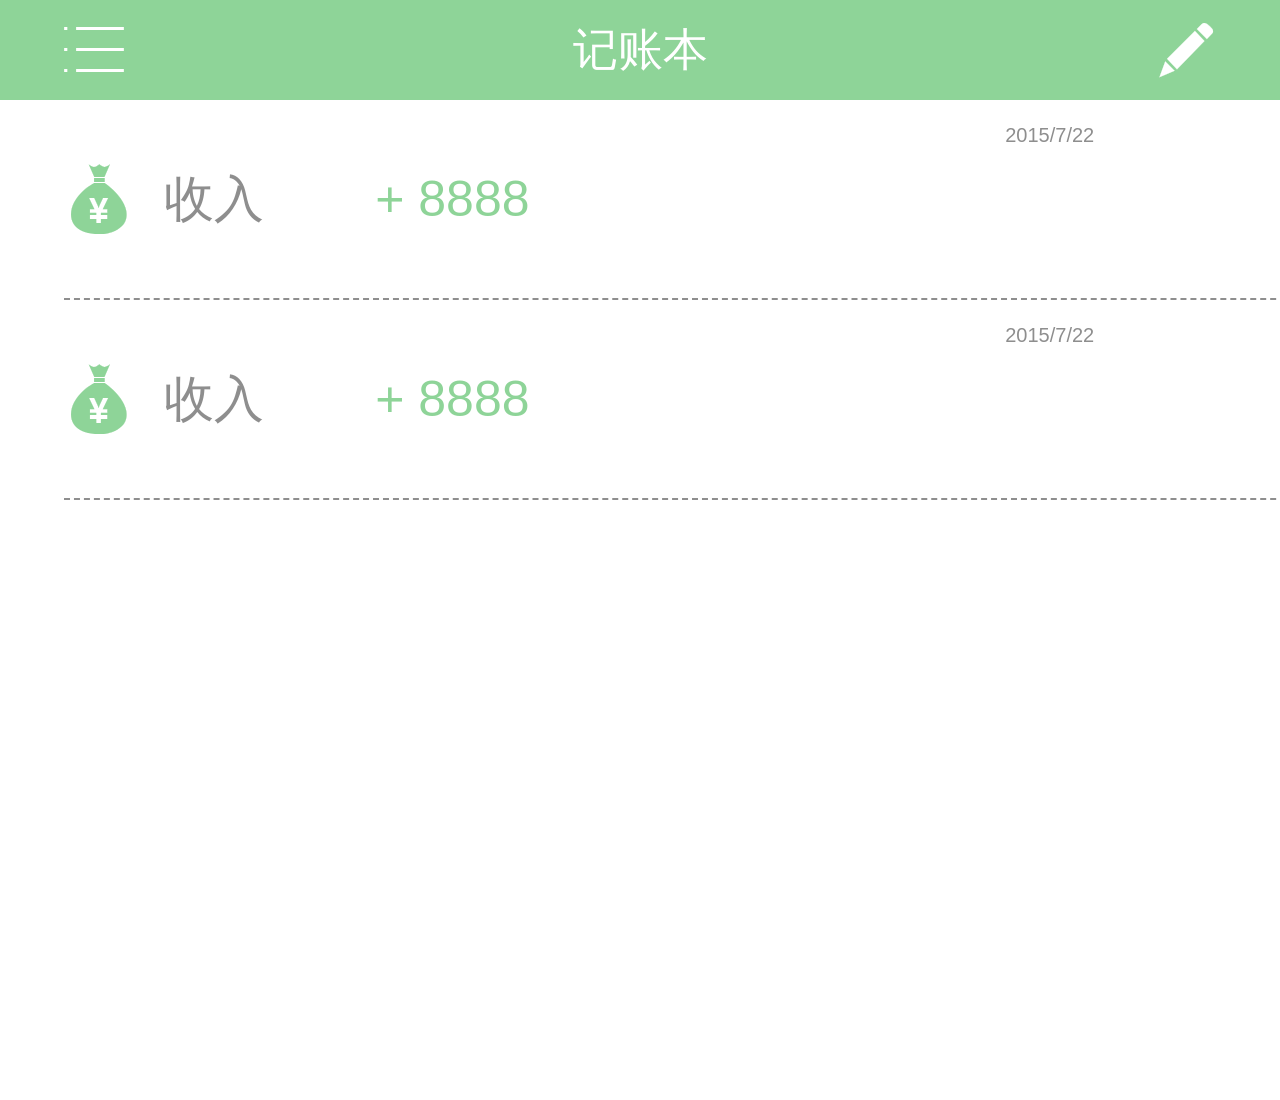
<file: index.html>
<!doctype html>
<html>
<head>
    <meta charset="UTF-8">
    <meta name = "viewport" content = "width = device-width">
    <meta name = "viewport" content = "initial-scale = 1.0">
    <meta name = "viewport" content = "height = device-height">
    <meta name = "viewport" content = "maximum-scale=1.0">
    <meta name = "viewport" content = "user-scalable=no">
    <meta name = "viewport" content = "user-scalable=no">
    <meta content="telephone=no" name="format-detection" />
    <link type="text/css" rel="stylesheet" href="css/main.css">
    <link type="text/css" rel="stylesheet" href="fonts/demo.css">
    <link type="text/css" rel="stylesheet" href="fonts/iconfont.css">
    <title>每日记账</title>
</head>
<body>
<header id="index-header">
    <div class="nav-box">
        <ul class="nav-list">
        <li><a href="#">账目列表</a></li>
        <li><a href="#">账目统计</a></li>
        <li><a href="#">账目图表</a></li>
        </ul>
        <div class="head-nav-left">
            <i class="iconfont">&#xe656;</i>
        </div>
        <div class="head-text">
            <h4>记账本</h4>
        </div>
        <div class="head-wirte">
            <i class="iconfont">&#xe892;</i>
        </div>
    </div>
</header>
<main class="index-main">
    <div id="content">
        <ul>
            <li class="box-con">
                <div class="theBox">
                        <div class="box-icon">
                            <i class="iconfont ">&#xe61f;</i>
                        </div>
                        <div class="box-text">
                            <h4>收入</h4>
                        </div>
                        <div class="box-money">
                            <input value="+ 8888" type="text" disabled="disabled">
                        </div>
                        <div class="box-time">
                            <p>2015/7/22</p>
                        </div>
                        <div class="box-change">
                            <div class="box-change-write">
                                <i class="iconfont">&#xe691;</i>
                            </div>
                            <div class="box-change-del">
                                <i class="iconfont">&#xe675;</i>
                            </div>
                        </div>
                    </div>
            </li>
            <li class="box-con">
                <div class="theBox">
                    <div class="box-icon">
                        <i class="iconfont">&#xe61f;</i>
                    </div>
                    <div class="box-text">
                        <h4>收入</h4>
                    </div>
                    <div class="box-money">
                        <input value="+ 8888" type="text" disabled="disabled">
                    </div>
                    <div class="box-time">
                        <p>2015/7/22</p>
                    </div>
                    <div class="box-change">
                        <div class="box-change-write">
                            <i class="iconfont">&#xe691;</i>
                        </div>
                        <div class="box-change-del">
                            <i class="iconfont">&#xe675;</i>
                        </div>
                    </div>
                </div>
            </li>
        </ul>
    </div>
</main>
<script charset="gb2312"  src="js/main.js"></script>
<script src="jq/jquery-2.1.4.min.js"></script>

<script>

    function addEvent(obj,type,fn){
        if(document.addEventListener){
            obj.addEventListener(type,fn,false)
        }
    }
    function removeEvent(obj,type,fn){
        if(document.removeEventListener){
            obj.removeEventListener(type,fn,false)
        }
    }
    /* 删除节点操作 开始 */
    var del=document.getElementsByClassName("box-change-del");

    var del_thisLi={
        touchStart:function(e){
            e.preventDefault();
            if(this.parentNode.parentNode.parentNode.remove){
                if(confirm("确定要删除吗")){//删除确认
                    this.parentNode.parentNode.parentNode.remove();
                    this.addEventListener('touchend',del_thisLi.touchEnd,false);
                    e.stopPropagation()
                }else{
                    return false
                }
            }
            e.stopPropagation()
        },
        touchEnd:function(e){
            e.preventDefault();
           removeEvent(this,'touchstart',del_thisLi.touchStart)
            e.stopPropagation()
        }
    };
    for(var i=0;i<del.length;i++){
        del[i].addEventListener('touchstart',del_thisLi.touchStart,false)
    }
    /* 删除节点操作 结束 */
</script>
</body>
</html>
</file>
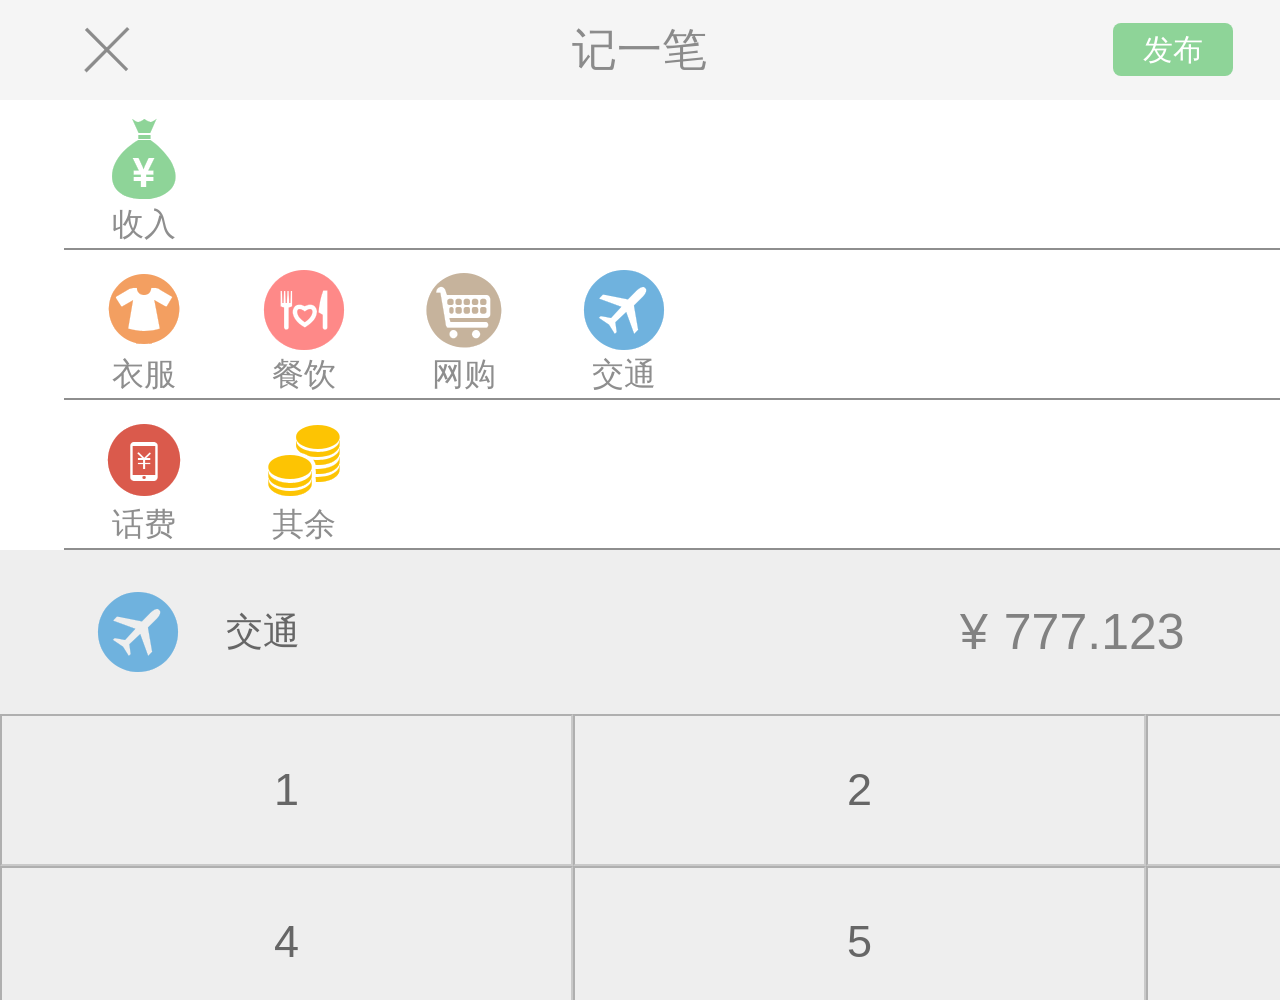
<file: addPage.html>
<!doctype html>
<html>
<head>
    <meta charset="UTF-8">
    <title>记一笔</title>
    <meta name = "viewport" content = "width = device-width">
    <meta name = "viewport" content = "initial-scale = 1.0">
    <meta name = "viewport" content = "height = device-height">
    <meta name = "viewport" content = "maximum-scale=1.0">
    <meta name = "viewport" content = "user-scalable=no">
    <meta name = "viewport" content = "user-scalable=no">
    <meta content="telephone=no" name="format-detection" />
    <link type="text/css" rel="stylesheet" href="css/add.css">
    <link type="text/css" rel="stylesheet" href="fonts/demo.css">
    <link type="text/css" rel="stylesheet" href="fonts/iconfont.css">
</head>
<body>
<header id="add-header">
    <div class="add-left-icon">
        <i class="iconfont">&#xe62e;</i>
    </div>
    <div class="add-text">
        <h4>记一笔</h4>
    </div>
    <div class="add-right-issus">
        <a>发布</a>
    </div>
</header>
<main id="add-main">
    <div class="add-content">
        <ul>
            <li class="add-box">
                <div class="a">
                    <i class="iconfont">&#xe61f;</i>
                    <p>收入</p>
                </div>
            </li>
            <li class="add-box">
                <div class="a">
                    <i class="iconfont" style="color: rgb(243,159,97)">&#xe605;</i>
                    <p>衣服</p>
                </div>
                <div class="a">
                    <i class="iconfont" style="color: rgb(254,137,136)">&#xe66a;</i>
                    <p>餐饮</p>
                </div>
                <div class="a">
                    <i class="iconfont" style="color: rgb(198,179,156)">&#xe608;</i>
                    <p>网购</p>
                </div>
                <div class="a">
                    <i class="iconfont" style="color: rgb(111,178,222)">&#xe88d;</i>
                    <p>交通</p>
                </div>
            </li>
            <li class="add-box">
                <div class="a">
                    <i class="iconfont" style="color: rgb(218,90,76)">&#xe62c;</i>
                    <p>话费</p>
                </div>
                <div class="a">
                    <i class="iconfont" style="color: rgb(253,196,3)">&#xe609;</i>
                    <p>其余</p>
                </div>
            </li>
            </ul>
         </div>
    <div id="counter">
        <div class="show_something">
            <div class="show_icon">
                <i class="iconfont" style="color: rgb(111,178,222)">&#xe88d;</i>
                    <p>交通</p>
            </div>
            <div class="show_money">
                <i>¥</i>
                <p>777.123</p>
            </div>
        </div>
        <div class="the_numbers">
            <div class="every_numbers">
                <input value="1" disabled="disabled" type="text">
                <input value="2" disabled="disabled" type="text">
                <input value="3" disabled="disabled" type="text">
                <input value="←" disabled="disabled" type="text">
            </div>
            <div class="every_numbers">
                <input value="4" disabled="disabled" type="text">
                <input value="5" disabled="disabled" type="text">
                <input value="6" disabled="disabled" type="text">
                <input value="+" disabled="disabled" type="text">
            </div>
            <div class="every_numbers">
                <input value="7" disabled="disabled" type="text">
                <input value="8" disabled="disabled" type="text">
                <input value="9" disabled="disabled" type="text">
                <input value="-" disabled="disabled" type="text">
            </div>
            <div class="every_numbers">
                <input value="C" disabled="disabled" type="text">
                <input value="0" disabled="disabled" type="text">
                <input value="." disabled="disabled" type="text">
                <input value="=" disabled="disabled" type="text">
            </div>
        </div>
    </div>
</main>
<script src="jq/jquery-2.1.4.min.js"></script>
<script>
    var every_icon=document.getElementsByClassName("add-box");
    var counter=document.getElementById("counter");
    var add_left_icon=document.getElementsByClassName("add-left-icon")[0];
    /*跳转回首页 开始*/
    var location_to_index={
        touchStart:function(e){
            e.preventDefault();
            $(this).toggleClass("change-icoColor-backToIndex")
            location.href="index.html"
        }
    };
    add_left_icon.addEventListener("touchstart",location_to_index.touchStart,false);
    /*跳转回首页 结束*/

    /*计算器过渡动画 开始*/
    var sliders={
        touchStart:function(e){
            e.preventDefault();
            $(counter).fadeToggle(500);
        }
    };
    for(var i=0;i<every_icon.length;i++){
        every_icon[i].addEventListener("touchstart",sliders.touchStart,false)
    }
    /*计算器过渡动画 结束*/
</script>
</body>
</html>
</file>
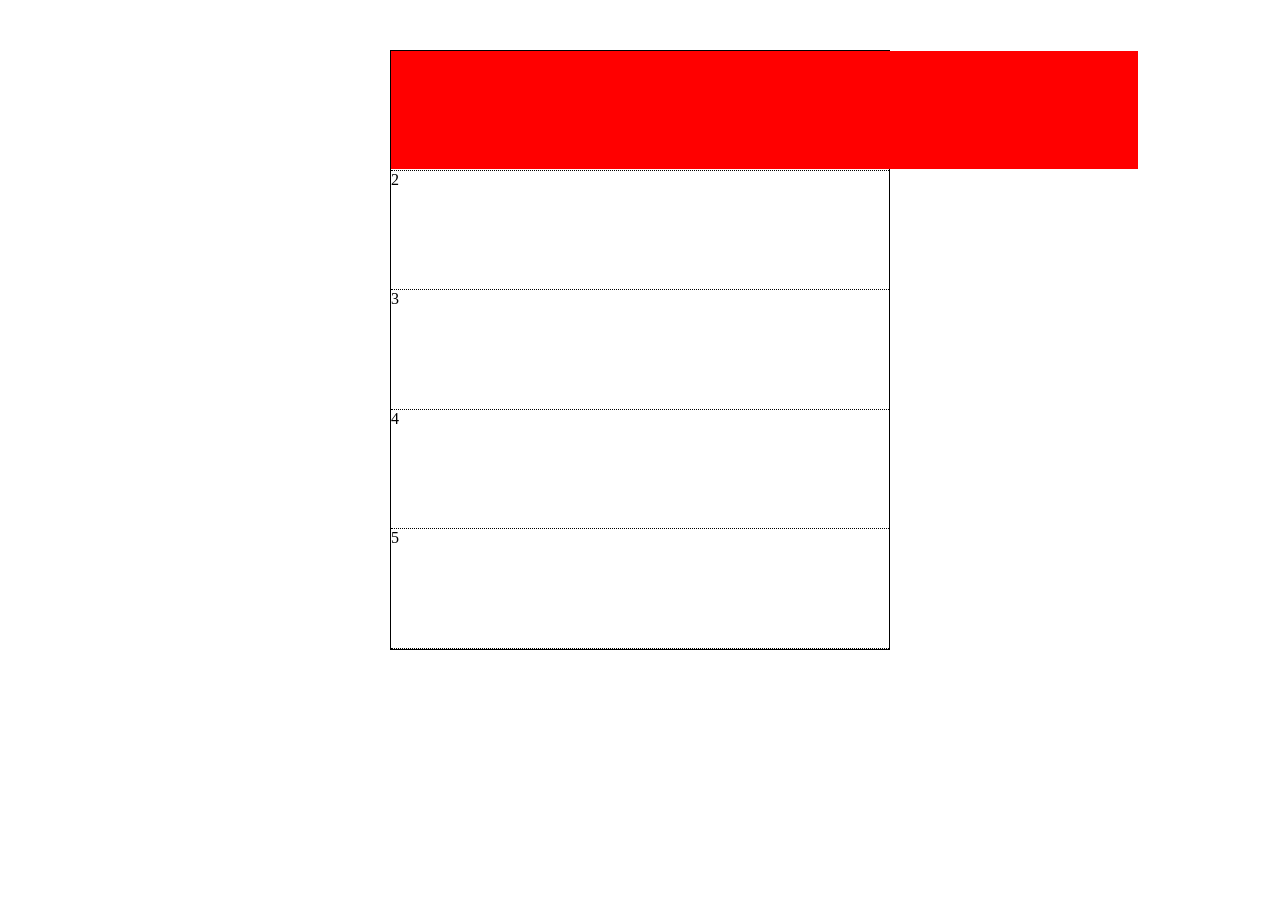
<file: kks.html>
<!doctype html>
<html lang="en">
<head>
    <meta charset="UTF-8">
    <meta name="viewport" content="initial-scale=1,maximum-scale=1,minimum-scale=1,user-scalable=no">
    <title>Document</title>
    <style>
        *{
            padding: 0;
            margin: 0;
        }
        ul,li{
            list-style: none;
        }
        *,*:after,*:before{
            -webkit-box-sizing: border-box;
            -moz-box-sizing: border-box;
            -o-box-sizing: border-box;
            -ms-box-sizing: border-box;
            box-sizing: border-box;
        }
        .out{
            width: 500px;
            margin: 50px auto;
            height: 600px;
            border: 1px solid black;
            /*overflow: hidden;*/
        }
        .inner{
            height: 100%;
        }
        .inner li{
            width: 100%;
            height: 20%;
            border-bottom: 1px dotted black;
            position: relative;
        }
        .a{
            position: absolute;
            height: 118px;
            width: 150%;
            background: red;
            top: 0;
            left: 0;
            /*left: 100%;*/
            /*right: 0;*/
        }
    </style>
    <script>
        window.onload=function(){
            var li=document.querySelectorAll(".inner li");
            var nac=document.getElementsByClassName("a")[0];
            var startX;
            var addEvent = function(obj, type, fn){
                if(document.addEventListener){
                    obj.addEventListener(type, fn, false);
                }
            }
            var removeEvent = function(obj, type, fn){
                if(document.removeEventListener){
                    obj.removeEventListener(type, fn, false);
                }
            }

            var drag={
                start:function(e){
                    if(!e.changedTouches){
                        return
                    }
                     startX= e.changedTouches[0].clientX;
                    addEvent(nac,'touchmove',drag.move);
                },
                move:function(e){
                    var moveX= e.changedTouches[0].clientX;
                    var speed=0;
                    if(moveX < startX){
                        speed--;

                    }else{
                        speed++;
                    }
                    nac.style.left=(nac.offsetLeft) + speed*10 +"px"
                }
            }
            addEvent(document,'touchstart',drag.start)
        }
    </script>
</head>
<body>
<div class="out">
    <ul class="inner">
        <li>
            <p>1</p>
            <div class="a"></div>
        </li>
        <li>2</li>
        <li>3</li>
        <li>4</li>
        <li>5</li>
    </ul>
</div>
<script>
</script>
</body>
</html>
</file>
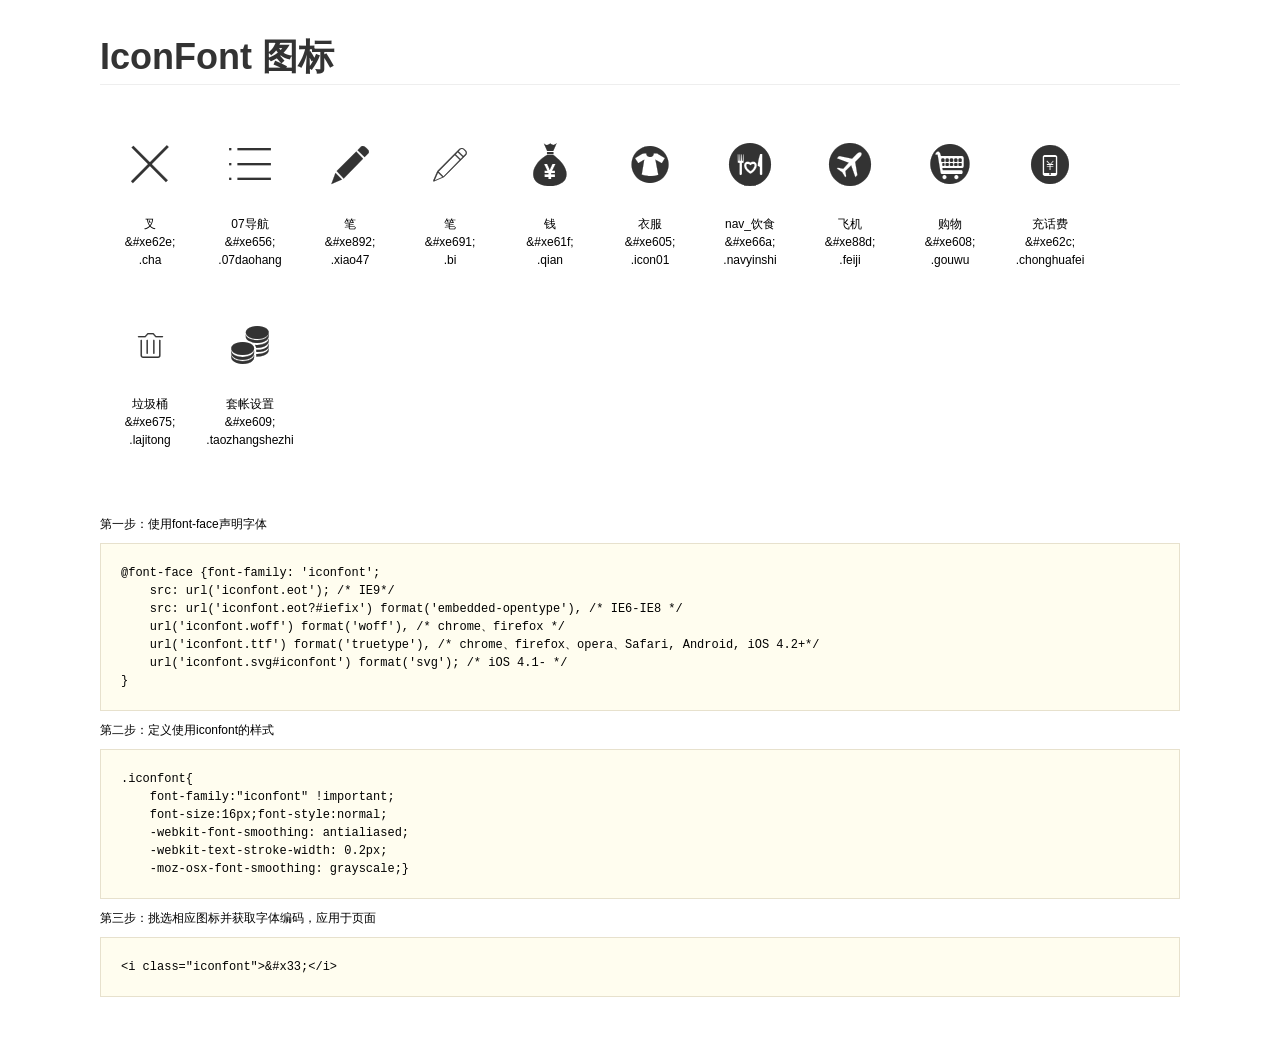
<file: fonts/demo.html>
<!DOCTYPE html>
<html>
<head>
    <meta charset="utf-8"/>
    <title>IconFont</title>
    <link rel="stylesheet" href="demo.css">
    <link rel="stylesheet" href="iconfont.css">
</head>
<body>
    <div class="main">
        <h1>IconFont 图标</h1>
        <ul class="icon_lists clear">
            
                <li>
                <i class="icon iconfont">&#xe62e;</i>
                    <div class="name">叉</div>
                    <div class="code">&amp;#xe62e;</div>
                    <div class="fontclass">.cha</div>
                </li>
            
                <li>
                <i class="icon iconfont">&#xe656;</i>
                    <div class="name">07导航</div>
                    <div class="code">&amp;#xe656;</div>
                    <div class="fontclass">.07daohang</div>
                </li>
            
                <li>
                <i class="icon iconfont">&#xe892;</i>
                    <div class="name">笔</div>
                    <div class="code">&amp;#xe892;</div>
                    <div class="fontclass">.xiao47</div>
                </li>
            
                <li>
                <i class="icon iconfont">&#xe691;</i>
                    <div class="name">笔</div>
                    <div class="code">&amp;#xe691;</div>
                    <div class="fontclass">.bi</div>
                </li>
            
                <li>
                <i class="icon iconfont">&#xe61f;</i>
                    <div class="name">钱</div>
                    <div class="code">&amp;#xe61f;</div>
                    <div class="fontclass">.qian</div>
                </li>
            
                <li>
                <i class="icon iconfont">&#xe605;</i>
                    <div class="name">衣服</div>
                    <div class="code">&amp;#xe605;</div>
                    <div class="fontclass">.icon01</div>
                </li>
            
                <li>
                <i class="icon iconfont">&#xe66a;</i>
                    <div class="name">nav_饮食</div>
                    <div class="code">&amp;#xe66a;</div>
                    <div class="fontclass">.navyinshi</div>
                </li>
            
                <li>
                <i class="icon iconfont">&#xe88d;</i>
                    <div class="name">飞机</div>
                    <div class="code">&amp;#xe88d;</div>
                    <div class="fontclass">.feiji</div>
                </li>
            
                <li>
                <i class="icon iconfont">&#xe608;</i>
                    <div class="name">购物</div>
                    <div class="code">&amp;#xe608;</div>
                    <div class="fontclass">.gouwu</div>
                </li>
            
                <li>
                <i class="icon iconfont">&#xe62c;</i>
                    <div class="name">充话费</div>
                    <div class="code">&amp;#xe62c;</div>
                    <div class="fontclass">.chonghuafei</div>
                </li>
            
                <li>
                <i class="icon iconfont">&#xe675;</i>
                    <div class="name">垃圾桶</div>
                    <div class="code">&amp;#xe675;</div>
                    <div class="fontclass">.lajitong</div>
                </li>
            
                <li>
                <i class="icon iconfont">&#xe609;</i>
                    <div class="name">套帐设置</div>
                    <div class="code">&amp;#xe609;</div>
                    <div class="fontclass">.taozhangshezhi</div>
                </li>
            
        </ul>


        <div class="helps">
            第一步：使用font-face声明字体
            <pre>
@font-face {font-family: 'iconfont';
    src: url('iconfont.eot'); /* IE9*/
    src: url('iconfont.eot?#iefix') format('embedded-opentype'), /* IE6-IE8 */
    url('iconfont.woff') format('woff'), /* chrome、firefox */
    url('iconfont.ttf') format('truetype'), /* chrome、firefox、opera、Safari, Android, iOS 4.2+*/
    url('iconfont.svg#iconfont') format('svg'); /* iOS 4.1- */
}
</pre>
第二步：定义使用iconfont的样式
            <pre>
.iconfont{
    font-family:"iconfont" !important;
    font-size:16px;font-style:normal;
    -webkit-font-smoothing: antialiased;
    -webkit-text-stroke-width: 0.2px;
    -moz-osx-font-smoothing: grayscale;}
</pre>
第三步：挑选相应图标并获取字体编码，应用于页面
<pre>
&lt;i class="iconfont"&gt;&amp;#x33;&lt;/i&gt;
</pre>
        </div>

    </div>
</body>
</html>
</file>
<file: css/main.css>
/* ��ʼ����ʽ ��ʼ*/

*{
    padding: 0;
    margin: 0;
    list-style: none;
}
*,*::after,*::before{
    -webkit-box-sizing: border-box;
    -moz-box-sizing: border-box;
    box-sizing: border-box;
}
html{
    font-size: 62.5%;
}
body{
    font-size: 1.4rem;
    overflow-x: hidden;
}
input{
    border: none;
    background: none;
    outline: none;
}

/* ��ʼ����ʽ ����*/

/* ��ҳ��ʽ ��ʼ*/

/* ͷ�� ��ʼ*/
#index-header{
    background: rgb(142,212,152);
    width: 100%;
    height: 100px;
    position: fixed;
    top: 0;
    left: 0;
    z-index: 888;
}
.head-nav-left,.head-wirte{
    flex-grow: 1;
}
.nav-box{
    position: relative;
    width: 100%;
    height: 100%;
    display: flex;
    text-align: center;
}
.nav-list{
    position: absolute;
    top: 100%;
    width: 100%;
    height: 100px;
    border-top: 1px solid white;
    background: rgba(142,212,152,1);
    display: none;
}
.nav-list >li{
    float: left;
}
.nav-list >li >a{
    display: inline-block;
    line-height: 100px;
    color: white;
    vertical-align: middle;
    text-decoration: none;
    padding: 0 35px;
    font-size: 2.7rem;
}
.head-text{
    flex-grow: 6;
    color: white;
}
.head-text >h4{
    font-size: 4.5rem;
    font-weight: normal;
    font-style: normal;
}
.head-nav-left > i,.head-wirte >i, .head-text >h4{
    line-height: 100px;
}
.head-nav-left >i,.head-wirte >i{
    color: white;
    font-size: 6rem;
}
.change_wirte_color{
    background: #5ab667;
}
/* ͷ�� ����*/

/* ���ݲ��� ��ʼ*/
.index-main{
    width: 100%;
    position: absolute;
    top: 100px;
    overflow-y: scroll;
    -webkit-overflow-scrolling: touch;
}
.index-main #content{
    width: 95%;
    height: 1000px;
    float: right;
}
#content >ul {
    width: 100%;
    height: 100%;
    display: flex;
    flex-direction: column;
    position: relative;
    overflow: hidden;
}
#content >ul >li{
    width: 100%;
    height: 100%;
    max-height: 200px;
    flex-grow: 1;
    display: flex;
    text-align: left;
    position: relative;
    left: 0;
    top: 0;
}
#content >ul >li:nth-child(1){
    border: none;
}
.theBox{
    position: absolute;
    width: 130%;
    height: 100%;
    left: 0;
    top: 0;
    border-bottom: 2px dashed #8e8e8e;
    display: flex;
}
.box-icon{
    min-width: 100px;
    flex-grow: .3;
    margin: auto;
}
.box-text{
    min-width: 100px;
    margin: auto;
}
.box-text >h4{
    font-size: 5rem;
    color: #8e8e8e;
    font-style: normal;
    font-weight: normal;
}
.box-money{
    flex-grow: 2;
    min-width: 200px;
    margin: auto;
}
.box-money >input{
    float: left;
    color:  rgb(142,212,152);
    font-size:5rem;
    padding-left: 15%;
}
.box-time{
    min-width: 300px;
    flex-grow: 4;
}
.box-time >p{
    font-size: 2rem;
    padding-top: 20px;
    color: #8e8e8e;
    text-align: left;
}
.box-change{
    width: 20%;
    position: relative;
    display: flex;
    color: white;
    background:rgb(215,76,61);
}
.box-change-write,.box-change-del{
    text-align: center;
    width: 50%;
    margin: auto;
}
.box-change-write >i,.box-change-del >i{
    font-size: 7rem;
}
.box-icon i{
    color:  rgb(142,212,152);
    font-size: 7rem;
}
/* ���ݲ��� ����*/
</file>
<file: fonts/demo.css>
*{margin: 0;padding: 0;list-style: none;}
/*
KISSY CSS Reset
理念：1. reset 的目的不是清除浏览器的默认样式，这仅是部分工作。清除和重置是紧密不可分的。
2. reset 的目的不是让默认样式在所有浏览器下一致，而是减少默认样式有可能带来的问题。
3. reset 期望提供一套普适通用的基础样式。但没有银弹，推荐根据具体需求，裁剪和修改后再使用。
特色：1. 适应中文；2. 基于最新主流浏览器。
维护：玉伯<lifesinger@gmail.com>, 正淳<ragecarrier@gmail.com>
 */

/** 清除内外边距 **/
body, h1, h2, h3, h4, h5, h6, hr, p, blockquote, /* structural elements 结构元素 */
dl, dt, dd, ul, ol, li, /* list elements 列表元素 */
pre, /* text formatting elements 文本格式元素 */
form, fieldset, legend, button, input, textarea, /* form elements 表单元素 */
th, td /* table elements 表格元素 */ {
  margin: 0;
  padding: 0;
}

/** 设置默认字体 **/
body,
button, input, select, textarea /* for ie */ {
  font: 12px/1.5 tahoma, arial, \5b8b\4f53, sans-serif;
}
h1, h2, h3, h4, h5, h6 { font-size: 100%; }
address, cite, dfn, em, var { font-style: normal; } /* 将斜体扶正 */
code, kbd, pre, samp { font-family: courier new, courier, monospace; } /* 统一等宽字体 */
small { font-size: 12px; } /* 小于 12px 的中文很难阅读，让 small 正常化 */

/** 重置列表元素 **/
ul, ol { list-style: none; }

/** 重置文本格式元素 **/
a { text-decoration: none; }
a:hover { text-decoration: underline; }


/** 重置表单元素 **/
legend { color: #000; } /* for ie6 */
fieldset, img { border: 0; } /* img 搭车：让链接里的 img 无边框 */
button, input, select, textarea { font-size: 100%; } /* 使得表单元素在 ie 下能继承字体大小 */
/* 注：optgroup 无法扶正 */

/** 重置表格元素 **/
table { border-collapse: collapse; border-spacing: 0; }

/* 清除浮动 */
.ks-clear:after, .clear:after {
  content: '\20';
  display: block;
  height: 0;
  clear: both;
}
.ks-clear, .clear {
  *zoom: 1;
}

.main {padding: 30px 100px;}
.main h1{font-size:36px; color:#333; text-align:left;margin-bottom:30px; border-bottom: 1px solid #eee;}

.helps{margin-top:40px;}
.helps pre{
  padding:20px;
  margin:10px 0;
  border:solid 1px #e7e1cd;
  background-color: #fffdef;
  overflow: auto;
}

.icon_lists li{
  float:left;
  width: 100px;
  height:180px;
  text-align: center;
}
.icon_lists .icon{
  font-size: 42px;
  line-height: 100px;
  margin: 10px 0;
  color:#333;
  -webkit-transition: font-size 0.25s ease-out 0s;
  -moz-transition: font-size 0.25s ease-out 0s;
  transition: font-size 0.25s ease-out 0s;

}
.icon_lists .icon:hover{
  font-size: 100px;
}
</file>
<file: fonts/iconfont.css>
@font-face {font-family: "iconfont";
  src: url('iconfont.eot'); /* IE9*/
  src: url('iconfont.eot?#iefix') format('embedded-opentype'), /* IE6-IE8 */
  url('iconfont.woff') format('woff'), /* chrome、firefox */
  url('iconfont.ttf') format('truetype'), /* chrome、firefox、opera、Safari, Android, iOS 4.2+*/
  url('iconfont.svg#iconfont') format('svg'); /* iOS 4.1- */
}

.iconfont {
  font-family:"iconfont" !important;
  font-size:16px;
  font-style:normal;
  -webkit-font-smoothing: antialiased;
  -webkit-text-stroke-width: 0.2px;
  -moz-osx-font-smoothing: grayscale;
}
.icon-cha:before { content: "\e62e"; }
.icon-07daohang:before { content: "\e656"; }
.icon-xiao47:before { content: "\e892"; }
.icon-bi:before { content: "\e691"; }
.icon-qian:before { content: "\e61f"; }
.icon-icon01:before { content: "\e605"; }
.icon-navyinshi:before { content: "\e66a"; }
.icon-feiji:before { content: "\e88d"; }
.icon-gouwu:before { content: "\e608"; }
.icon-chonghuafei:before { content: "\e62c"; }
.icon-lajitong:before { content: "\e675"; }
.icon-taozhangshezhi:before { content: "\e609"; }
</file>
<file: css/add.css>
/* ��ʼ����ʽ ��ʼ */
*{
    padding: 0;
    margin: 0;
    list-style: none;
}
*,*::after,*::before{
    -webkit-box-sizing: border-box;
    -moz-box-sizing: border-box;
    box-sizing: border-box;
}
html{
    font-size: 62.5%;
}
body{
    font-size: 1.4rem;
    overflow-x: hidden;
}
/* ��ʼ����ʽ ���� */

/* �������� ��ʼ */
#add-header{
    width: 100%;
    height: 100px;
    background: rgb(245,245,245);
    display: flex;
    text-align: center;
    position: fixed;
    z-index: 888;
}
.add-left-icon,.add-right-issus{
    flex: 1.5;
}
.change-icoColor-backToIndex{
    background: #bebaba;
}
.add-text{
    flex: 6;
}
.add-left-icon >i,.add-text >h4,.add-right-issus >a{
    line-height: 100px;
}
.add-left-icon >i{
    font-size: 5rem;
    color: rgb(139,139,139);
}
.add-text >h4{
    font-size: 4.5rem;
    color: rgb(139,139,139);
    font-family:'Microsoft YaHei','Hiragino Sans GB',Helvetica,Arial,'Lucida Grande',sans-serif;
    font-weight: normal;
}
.add-right-issus >a{
    font-size: 3rem;
    padding: 10px 30px;
    color: white;
    background: rgb(142,212,152);
    border-radius: 8px;
    text-decoration: none;
}
#add-main{
    position: absolute;
    top: 100px;
    overflow-x: hidden;
    width: 100%;
    height: 100vh;
    display: flex;
    flex-direction: column;
    overflow-y: scroll;
    -webkit-overflow-scrolling : touch;
}
.add-content{
    width: 100%;
    margin-left: 5%;
}
.add-content >ul{
    width: 100%;
    height: 100%;
    display: flex;
    flex-direction: column;
}
.add-box{
    flex: 1;
    border-bottom: 2px solid #8e8e8e;
    min-height: 150px;
    display: flex;
}
.add-box > .a{
    height: auto;
    width: auto;
    position: relative;
    text-align: center;
}
.a >  i{
    color:rgb(142,212,152) ;
    font-size: 8rem;
    padding: 40px;
}
.a > p{
    font-family:'Microsoft YaHei','Hiragino Sans GB',Helvetica,Arial,'Lucida Grande',sans-serif;
    width: 100%;
    color:#8e8e8e ;
    font-size: 3.2rem;
    position: absolute;
    left: 50%;
    bottom: 0;
    -webkit-transform: translate3d(-50%, 0, 0);
    -moz-transform: translate3d(-50%, 0, 0);
    -ms-transform: translate3d(-50%, 0, 0);
    -o-transform: translate3d(-50%, 0, 0);
    transform: translate3d(-50%, 0, 0);
}
/* �������� ����*/

/* ��������ʽ ��ʼ*/
#counter{
    flex: 1;
    width: 100%;
    background: rgb(238,238,238);
    display: flex;
    flex-direction: column;
    /*visibility: hidden;*/
}
.show_something{
    width: 100%;
    flex: 1;
    display: flex;
    min-height: 164px;
    background: rgb(238,238,238);
}
.show_icon{
    flex: 6;
    margin: auto;
    display: flex;
}
.show_icon >i{
    font-size: 8rem;
    margin-left: 5%;
    padding-left: 50px;
}
.show_icon>p{
    font-family:'Microsoft YaHei','Hiragino Sans GB',Helvetica,Arial,'Lucida Grande',sans-serif;
    margin: auto 0 auto 5%;
    font-size: 3.7rem;
    color: rgb(102,102,102);
}
.show_money{
    flex: 2;
    display: flex;
}
.show_money >i{
    color: rgb(129,129,129);
    font-style: normal;
    margin: auto 0;
    font-size: 5rem;
}
.show_money >p{
    font-family:'Microsoft YaHei','Hiragino Sans GB',Helvetica,Arial,'Lucida Grande',sans-serif;
    color: rgb(129,129,129);
    font-style: normal;
    margin: auto 0 auto 5%;
    font-size: 5rem;
}
.the_numbers{
    width: 100%;
    flex: 6;
    display: flex;
    flex-direction: column;
}
.every_numbers{
    flex: 1;
    width: 100%;
    display: flex;
    min-height: 151.7px;
}
.every_numbers >input{
    font-family:'Microsoft YaHei','Hiragino Sans GB',Helvetica,Arial,'Lucida Grande',sans-serif;
    flex: 1;
    display: flex;
    background: rgb(238,238,238);
    text-align: center;
    /*justify-content: center;*/
    /*align-items: center;*/
    font-size: 4.5rem;
    color: rgb(102,102,102);
    /*border-top: 1px solid #8e8e8e;*/
    /*border-right: 1px solid #8e8e8e;*/
}
/* ��������ʽ ����*/
</file>
